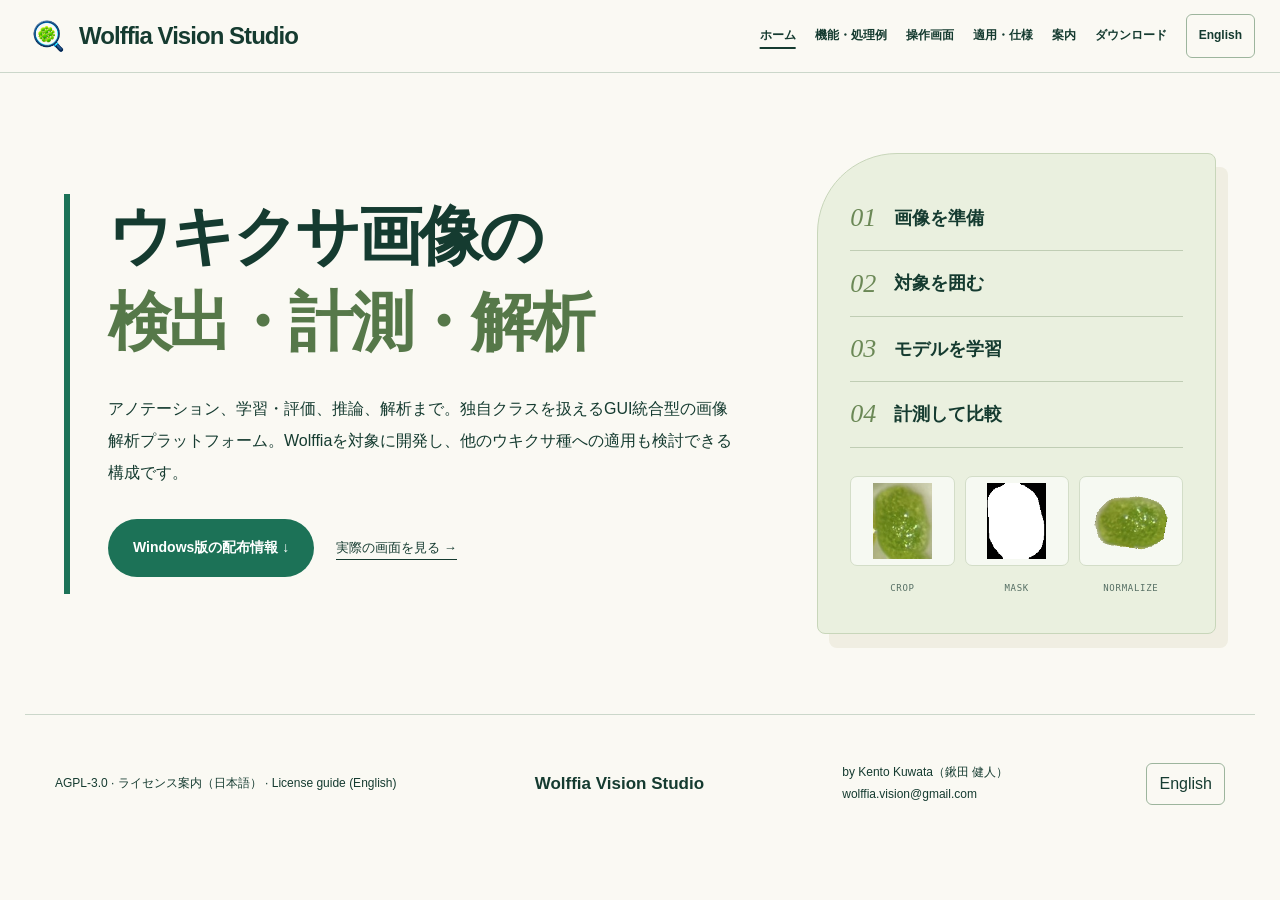
<file: index.html>
<!doctype html><html lang="ja"><head><meta charset="utf-8"><meta name="viewport" content="width=device-width,initial-scale=1"><title>Wolffia Vision Studio | アノテーションから学習・画像解析まで</title><meta name="description" content="アノテーション、学習・評価、推論、解析まで。独自クラスを扱えるGUI統合型の画像解析プラットフォーム。Wolffiaを対象に開発し、他のウキクサ種への適用も検討できる構成です。"><meta property="og:type" content="website"><meta property="og:title" content="Wolffia Vision Studio | アノテーションから学習・画像解析まで"><meta property="og:description" content="アノテーション、学習・評価、推論、解析まで。独自クラスを扱えるGUI統合型の画像解析プラットフォーム。Wolffiaを対象に開発し、他のウキクサ種への適用も検討できる構成です。"><meta name="twitter:card" content="summary"><link rel="icon" type="image/png" href="assets/icon.png"><link rel="shortcut icon" type="image/png" href="assets/icon.png"><link rel="stylesheet" href="style.css"><link rel="stylesheet" href="enhancements.css"><link rel="stylesheet" href="editorial.css"><style>#dataset-request p{max-width:78ch}#dataset-request li{margin:.4em 0}.brand{min-width:0}.brand>span{overflow-wrap:normal}@media(max-width:480px){header .brand{font-size:17px;max-width:75%}}</style><style>.download>div:first-child{display:flex;flex-direction:column;min-width:0}.download>div:first-child>.release-warning{margin-top:auto;border:1px solid #91b99a;border-radius:12px;padding:18px;background:#ffffff0d;color:#f3f6df}.release-warning h3{font-size:1.15rem;margin:0 0 10px}.release-warning p{font-size:.82rem;line-height:1.75;margin:0 0 12px}.release-warning a{text-decoration:underline;font-weight:700;color:#eef6bd}.screenshot-crop{aspect-ratio:auto!important}.screenshot-crop img{transform:none!important;object-fit:contain!important}.lightbox-crop img{transform:none!important}@media(max-width:800px){.download>div:first-child>.release-warning{margin-top:28px}}</style><meta property="og:site_name" content="Wolffia Vision Studio"><link rel="canonical" href="https://wolffiavision-code.github.io/"><link rel="alternate" hreflang="ja" href="https://wolffiavision-code.github.io/"><link rel="alternate" hreflang="en" href="https://wolffiavision-code.github.io/en/"><link rel="alternate" hreflang="x-default" href="https://wolffiavision-code.github.io/"><meta property="og:url" content="https://wolffiavision-code.github.io/"><meta property="og:image" content="https://wolffiavision-code.github.io/assets/icon.png"><script type="application/ld+json">{"@context":"https://schema.org","@type":"WebSite","name":"Wolffia Vision Studio","alternateName":"Wolffia Vision","url":"https://wolffiavision-code.github.io/","inLanguage":["ja","en"]}</script></head><body><a class="skip" href="#main">本文へ移動</a><header><a class="brand" href="#page-home" data-route="home"><img src="assets/icon.png" width="44" height="44" alt=""><span>Wolffia Vision Studio</span></a><button class="menu-toggle" aria-expanded="false" aria-controls="main-nav">メニュー ☰</button><nav id="main-nav" aria-label="メインナビゲーション"><a href="#page-home" data-route="home">ホーム</a><a href="#page-workflow" data-route="workflow">機能・処理例</a><a href="#page-interface" data-route="interface">操作画面</a><a href="#page-adapt" data-route="adapt">適用・仕様</a><a href="#page-guide" data-route="guide">案内</a><a href="#page-download" data-route="download">ダウンロード</a><a class="language-link" href="en/" hreflang="en">English</a></nav></header><main id="main"><section class="hero" data-page="home"><div class="hero-copy"><h1>ウキクサ画像の<br><em>検出・計測・解析</em></h1><p class="lead">アノテーション、学習・評価、推論、解析まで。独自クラスを扱えるGUI統合型の画像解析プラットフォーム。Wolffiaを対象に開発し、他のウキクサ種への適用も検討できる構成です。</p><div class="actions"><a class="primary" href="#page-download" data-route="download">Windows版の配布情報 ↓</a><a class="text-link" href="#page-interface" data-route="interface">実際の画面を見る →</a></div><p class="subtle">Version 1.0.0 · 日本語 / English · PC上で画像処理</p></div><aside class="workflow-panel" aria-label="Workflow"><ol><li><span>01</span><strong>画像を準備</strong></li><li><span>02</span><strong>対象を囲む</strong></li><li><span>03</span><strong>モデルを学習</strong></li><li><span>04</span><strong>計測して比較</strong></li></ol><div class="workflow-specimens"><figure><img src="assets/workflow/crop.jpg" alt="CROP"><figcaption>CROP</figcaption></figure><figure><img src="assets/workflow/mask.png" alt="MASK"><figcaption>MASK</figcaption></figure><figure><img src="assets/workflow/normalized.png" alt="NORMALIZE"><figcaption>NORMALIZE</figcaption></figure></div><p class="specimen-caption">保存済みの同一個体による処理例</p></aside></section><section class="intro" id="workflow" data-page="workflow"><h2>データ作成から<br><em>画像解析まで</em></h2><div class="steps"><article><span class="step-number">01</span><h3>データを作る</h3><p>矩形・マスクの編集、モデル補助、クラス均等型の画像拡張、均等／ランダム分割。</p></article><article><span class="step-number">02</span><h3>モデルを学習する</h3><p>YOLO、SegFormer、LRASPP-MobileNetの学習・追加学習。学習曲線、指標の傾き、検証結果とtest評価。</p></article><article><span class="step-number">03</span><h3>個体を取り出す</h3><p>静止画・連続推論、個体切り抜き、二値マスク、RGBA画像、向き補正。</p></article><article><span class="step-number">04</span><h3>特徴量を計測する</h3><p>面積・長短径・真円度などの計測、CSV、集団分布HTML、形状分別、図表作成。</p></article></div></section><section class="intro example" id="example" data-page="workflow"><h2>検出から特徴量まで：同じ個体を追う</h2><p>保存済みの実行結果を使い、枠Aの個体がどのように処理されるかを示します。</p><div class="example-grid"><figure><h3>01 元画像と検出枠</h3><div class="example-image"><svg viewBox="0 0 1108 1477" role="img" aria-label="元画像の選択した検出枠A"><image href="assets/workflow/original.jpg" width="1108" height="1477"/><rect x="610" y="539" width="102" height="130" fill="none" stroke="#ffda56" stroke-width="8"/><rect x="610" y="486" width="54" height="48" fill="#ffda56"/><text x="622" y="523" font-size="38" font-weight="bold" fill="#18352b">A</text></svg></div><figcaption>保存済み検出座標から、対象Aの枠だけを重ねて表示。</figcaption></figure><figure><h3>02 個体の切り出し</h3><div class="example-image"><img src="assets/workflow/crop.jpg" alt="枠Aから切り出した個体" width="102" height="130" loading="lazy"></div><figcaption>Aの範囲を切り出した保存画像。以降も同じ個体です。</figcaption></figure><figure><h3>03 対象領域の抽出</h3><div class="example-image"><div class="mask-pair"><img src="assets/workflow/overlay.jpg" alt="赤色で示す抽出領域" loading="lazy"><img src="assets/workflow/mask.png" alt="白が対象、黒が背景の二値マスク" loading="lazy"></div></div><figcaption>赤色の重ね合わせと二値マスク。白い領域が計測対象です。</figcaption></figure><figure><h3>04 向き補正と背景除去</h3><div class="example-image"><img src="assets/workflow/normalized.png" alt="長軸を水平にした背景透過画像" width="163" height="141" loading="lazy"></div><figcaption>約79.5°回転し、長軸を水平に。保存済みRGBA画像を表示。</figcaption></figure></div><div class="measurement"><h3>05 特徴量の抽出</h3><p>向き補正後のマスクから得た、保存済みCSVの値です。</p><dl><div><dt>面積</dt><dd>10,607 px²</dd></div><div><dt>楕円の長径</dt><dd>136.82 px</dd></div><div><dt>楕円の短径</dt><dd>97.81 px</dd></div><div><dt>長径／短径</dt><dd>1.399</dd></div><div><dt>真円度</dt><dd>0.765</dd></div></dl><p class="fine">長径・短径は近似楕円の直径です。pxは画素単位で、mmなどへの換算には撮影倍率に対応した校正が必要です。真円度は1に近いほど円形に近い指標です。</p></div><details><summary>処理段階の対応関係</summary><p>同じ検出対象を、切り抜き対応表と内部の個体IDで各処理段階へ対応付けています。</p><p>保存済みの処理例であり、1.0.0の精度ベンチマークではありません。</p></details></section><section class="intro feature-tools" id="annotation-training" data-page="workflow"><h2>アノテーションと学習の機能</h2><div class="hero-tools" aria-label="アノテーションと学習の機能例"><article class="tool-preview annotation-preview"><div class="tool-bar"><strong>アノテーション</strong></div><div class="annotation-layout"><div class="annotation-canvas"><svg viewBox="0 0 1108 1477" role="img" aria-label="提供されたラベルを重ねたアノテーション例"><image href="assets/annotation-example.png" width="1108" height="1477"/><rect x="422.7" y="964.2" width="119.0" height="82.2" fill="none" stroke="#9453c9" stroke-width="4"/><rect x="357.1" y="645.7" width="105.9" height="111.3" fill="none" stroke="#9453c9" stroke-width="4"/><rect x="628.2" y="905.5" width="109.9" height="127.1" fill="none" stroke="#9453c9" stroke-width="4"/><rect x="543.5" y="928.0" width="90.5" height="107.0" fill="none" stroke="#9453c9" stroke-width="4"/><rect x="593.1" y="596.5" width="86.4" height="111.8" fill="none" stroke="#9453c9" stroke-width="4"/><rect x="461.4" y="668.3" width="120.9" height="84.3" fill="none" stroke="#9453c9" stroke-width="4"/><rect x="680.2" y="726.3" width="107.9" height="99.4" fill="none" stroke="#9453c9" stroke-width="4"/><rect x="715.1" y="980.2" width="81.7" height="124.7" fill="none" stroke="#9453c9" stroke-width="4"/><rect x="806.8" y="819.4" width="120.5" height="77.7" fill="none" stroke="#9453c9" stroke-width="4"/><rect x="725.5" y="1095.6" width="120.4" height="116.6" fill="none" stroke="#9453c9" stroke-width="4"/><rect x="681.8" y="513.7" width="117.5" height="95.8" fill="none" stroke="#9453c9" stroke-width="4"/><rect x="925.0" y="865.7" width="107.7" height="118.5" fill="none" stroke="#9453c9" stroke-width="4"/><rect x="698.0" y="604.5" width="121.9" height="90.4" fill="none" stroke="#9453c9" stroke-width="4"/><rect x="640.0" y="1055.8" width="105.6" height="102.3" fill="none" stroke="#9453c9" stroke-width="4"/><rect x="772.7" y="740.0" width="112.5" height="100.7" fill="none" stroke="#9453c9" stroke-width="4"/><rect x="514.6" y="850.2" width="101.4" height="98.3" fill="none" stroke="#9453c9" stroke-width="4"/><rect x="747.2" y="445.1" width="101.1" height="114.4" fill="none" stroke="#9453c9" stroke-width="4"/><rect x="778.7" y="954.1" width="115.8" height="99.1" fill="none" stroke="#9453c9" stroke-width="4"/><rect x="582.3" y="535.6" width="54.1" height="48.9" fill="none" stroke="#d44747" stroke-width="4"/><rect x="743.5" y="818.4" width="48.5" height="45.6" fill="none" stroke="#008864" stroke-width="4"/><rect x="753.7" y="935.5" width="45.9" height="46.3" fill="none" stroke="#008864" stroke-width="4"/><rect x="762.6" y="856.1" width="50.8" height="44.0" fill="none" stroke="#008864" stroke-width="4"/><rect x="769.4" y="704.9" width="47.6" height="43.9" fill="none" stroke="#008864" stroke-width="4"/><rect x="788.6" y="577.4" width="61.1" height="52.0" fill="none" stroke="#008864" stroke-width="4"/><rect x="455.2" y="911.8" width="49.2" height="48.2" fill="none" stroke="#008864" stroke-width="4"/><rect x="255.5" y="768.7" width="40.1" height="41.0" fill="none" stroke="#008864" stroke-width="4"/><rect x="806.8" y="895.8" width="118.9" height="79.0" fill="none" stroke="#9453c9" stroke-width="4"/><rect x="692.1" y="1178.3" width="52.2" height="51.3" fill="none" stroke="#008864" stroke-width="4"/><rect x="607.8" y="888.8" width="44.7" height="48.5" fill="none" stroke="#008864" stroke-width="4"/><rect x="498.9" y="934.1" width="45.5" height="43.1" fill="none" stroke="#008864" stroke-width="4"/><rect x="767.8" y="898.6" width="43.4" height="43.6" fill="none" stroke="#008864" stroke-width="4"/><rect x="286.5" y="722.6" width="124.8" height="89.7" fill="none" stroke="#9453c9" stroke-width="4"/><rect x="646.5" y="674.0" width="112.6" height="71.2" fill="none" stroke="#008864" stroke-width="4"/><rect x="814.8" y="544.1" width="44.4" height="42.7" fill="none" stroke="#008864" stroke-width="4"/><rect x="439.3" y="731.7" width="39.2" height="38.1" fill="none" stroke="#008864" stroke-width="4"/><rect x="361.3" y="799.8" width="36.4" height="30.7" fill="none" stroke="#008864" stroke-width="4"/><rect x="676.7" y="603.4" width="28.0" height="34.7" fill="none" stroke="#008864" stroke-width="4"/><rect x="925.0" y="849.0" width="33.7" height="32.2" fill="none" stroke="#008864" stroke-width="4"/><rect x="267.6" y="644.4" width="92.3" height="106.4" fill="none" stroke="#008864" stroke-width="4"/><rect x="267.5" y="644.8" width="92.3" height="105.9" fill="none" stroke="#9453c9" stroke-width="4"/><rect x="193.5" y="639.2" width="81.9" height="125.3" fill="none" stroke="#008864" stroke-width="4"/><rect x="378.1" y="818.3" width="85.9" height="84.6" fill="none" stroke="#9453c9" stroke-width="4"/><rect x="458.7" y="803.8" width="91.2" height="107.1" fill="none" stroke="#9453c9" stroke-width="4"/><rect x="513.0" y="576.4" width="107.1" height="97.8" fill="none" stroke="#9453c9" stroke-width="4"/></svg><span class="cursor-cross">＋</span></div><ul class="annotation-list"><li><i style="background:#008864"></i>0 vegetative <b>19</b></li><li><i style="background:#9453c9"></i>1 flowering <b>24</b></li><li><i style="background:#d44747"></i>2 dead <b>1</b></li></ul></div><p>提供された矩形ラベルをクラス色で表示。<br>Cキーを押すと、次に新しく作る矩形のクラスIDを循環できます。<br>既存矩形は一覧からクラスを変更できます。<br>全画像への補助ラベリングは1画像ずつ保存します。</p></article><article class="tool-preview training-preview"><div class="tool-bar"><strong>学習状況</strong></div><div class="metric-pills"><b>train loss</b><span>val loss</span><span>precision</span><span>recall</span><span>mAP</span></div><svg class="training-chart" viewBox="0 0 460 220" role="img" aria-label="学習曲線の表示例。実測値ではありません"><path d="M48 20V180H438" fill="none" stroke="#9cae9f"/><path d="M48 46 C110 73 140 88 190 112 S300 151 438 166" fill="none" stroke="#246e49" stroke-width="5"/><path d="M48 59 C105 76 145 99 196 119 S307 145 438 157" fill="none" stroke="#de8d35" stroke-width="5" stroke-dasharray="10 7"/><g fill="#607565" font-size="12"><text x="52" y="207">epoch 1</text><text x="382" y="207">epoch N</text></g></svg><div class="chart-key"><span><i class="train-line"></i>train</span><span><i class="val-line"></i>validation</span></div><p>GUIで学習ログと曲線を確認。Early stopping、optimizer、学習条件を設定できます。図は表示構成の例で、性能値ではありません。</p></article></div></section><section class="screens" id="screens" data-page="interface"><h2>操作画面</h2><p>実際の1.0.0画面です。クリックで拡大できます。ホーム、スペース選択、YOLO操作を掲載し、アノテーションと学習の操作例は機能ページで確認できます。</p><div class="gallery"><figure class="gallery-card"><button class="zoom" data-full="assets/home.png" aria-label="ホーム — 画像を拡大"><span class="screenshot-crop"><img src="assets/home.png" alt="4つのスペースを選ぶ実際のホーム画面。" loading="lazy" width="1570" height="1002"></span><span>ホーム ↗</span></button></figure><figure class="gallery-card"><button class="zoom" data-full="assets/workspace.png" aria-label="推論スペース — 画像を拡大"><span class="screenshot-crop"><img src="assets/workspace.png" alt="推論・処理スペースの作業選択。" loading="lazy" width="1570" height="1002"></span><span>推論スペース ↗</span></button></figure><figure class="gallery-card"><button class="zoom" data-full="assets/yolo.png" aria-label="YOLO操作 — 画像を拡大"><span class="screenshot-crop"><img src="assets/yolo.png" alt="入力・条件・表示領域。精度評価や結果例ではありません。" loading="lazy" width="1570" height="1002"></span><span>YOLO操作 ↗</span></button></figure></div></section><section class="chart-feature intro" id="charts" data-page="workflow"><div><h2>CSVから、<br><em>図と表へ。</em></h2><p>複数ファイルを追加して、列とグループを選択。分布や関係を同じ画面で確認し、図・表・HTMLに保存できます。</p></div><div class="chart-options"><article><span>01</span><h3>分布を見る</h3><p>ヒストグラム・密度曲線・累積分布・箱ひげ図・個体値</p></article><article><span>02</span><h3>関係を見る</h3><p>散布図・傾向線・対数軸・相関ヒートマップ</p></article><article><span>03</span><h3>値をまとめる</h3><p>平均±標準偏差・基本統計量の表</p></article></div></section><section class="intro" id="custom" data-page="adapt"><h2>対象に合わせたクラス設定と追加学習</h2><p>YOLOではクラス名と矩形ラベルを定義し、ご自身の画像で学習できます。標準例はvegetative（栄養個体）、flowering（開花個体）、dead（枯死個体）です。</p><pre class="yaml"><code>nc: 3
names:
  - vegetative
  - flowering
  - dead</code></pre><p class="notice">YAMLを変更するだけで、新クラスを既存モデルが識別するわけではありません。<br>新クラスの教師データと学習が必要です。<br>推論YAMLのクラスIDと順序をモデルに一致させてください。<br>全組合せの自動整合性検査はありません。</p><h3>GUI Fine-Tuning</h3><p>既存重みから、種・系統、倍率、照明、背景などの違いへの適応を試せます。<br>更新が精度向上を保証するものではありません。<br>学習に使わないtest画像で評価してください。<br>領域分割は対象／背景の二値処理で、多クラスマスク学習ではありません。</p><div class="scope"><article><h3>実装・動作確認</h3><p>GUI構築、データ準備、開発PC上でのEXE自己テストを確認。独立した精度評価や別PCの全機能検証とは異なります。</p></article><article><h3>他のウキクサ種への適用</h3><p>Wolffiella、Lemna、Spirodela、Landoltiaなどでも、対象に合わせた教師画像とモデルを用意することで、同じ検出・領域抽出・計測の流れを利用できる可能性があります。<br>既存モデルのそのままの適用や分類精度は未検証です。</p></article><article><h3>検証範囲</h3><p>Windows x64配布物と主要ワークフローを確認。対象種・撮影条件ごとの精度は、利用者の独立testデータで評価してください。</p></article></div></section><section class="intro" id="spec" data-page="adapt"><h2>対応範囲と技術仕様</h2><div class="table-wrap" tabindex="0" role="region" aria-label="Specifications"><table><thead><tr><th>項目</th><th>確認できる内容</th></tr></thead><tbody><tr><th scope="row">OS・実行環境</th><td>Windows x64向けEXEを作成。開発PCでEXEの起動・自己テストを確認。Windows各版・Python未導入PCの動作は未確認。</td></tr><tr><th scope="row">CPU / GPU</th><td>CPUまたは対応するNVIDIA GPUを選択。開発ビルドはPyTorch 2.12.1+cu126。推奨RAM・VRAM、対応ドライバー下限は未確定。</td></tr><tr><th scope="row">保存容量</th><td>セットアップの容量は下の配布情報を参照してください。展開先にも空き容量が必要です。モデル・出力・学習に別途容量が必要。</td></tr><tr><th scope="row">入力画像</th><td>JPG/JPEG、PNG、BMP、TIFF、WEBP。HEIC/HEIFは追加デコーダーに依存。配布EXEでの全形式検証は未完了。</td></tr><tr><th scope="row">アノテーション</th><td>YOLO: imagesとlabels、同名TXT（class_id, x_center, y_center, width, height。座標は0〜1）。マスク: imagesとmasks、同名PNG。</td></tr><tr><th scope="row">モデル</th><td>YOLOの.pt、アプリ対応のSegFormer-B0 / LRASPP-MobileNetV3チェックポイント。任意の他アーキテクチャの重みは非対応。</td></tr><tr><th scope="row">出力</th><td>検出画像・個体画像、マスク、Original / Overlay / Mask / RGBAモンタージュ、normalize画像、CSV、NPZ、JSON、分布HTML。ワークごとに異なります。</td></tr><tr><th scope="row">評価</th><td>YOLO: TP、FP、FN、WC（クラス誤り）、precision、recall、F1、誤判定率、混同行列。誤判定率=(FP+FN+WC)/(TP+FP+FN+WC)。学習時のmAP等とtestワークの指標は別です。公開済み精度ベンチマークはありません。</td></tr><tr><th scope="row">処理と通信</th><td>画像処理はPC内で実行。モデル取得等は外部通信を伴います。依存ライブラリの全通信は監査していません。このWebサイトに画像アップロード機能はありません。</td></tr><tr><th scope="row">形状分別</th><td>MF:母個体候補、DF:娘個体候補、Edge:見切れ・非楕円形の候補。最新ソースはPCA・1〜3群の比較・楕円一致度を用い、画像別の根拠HTMLを出力。生物学的同定ではありません。</td></tr></tbody></table></div><h3>連続推論と元画像への再配置</h3>
<p>動画ファイルとカメラ入力を使えます。写真モードでは任意のタイミングで取得・推論し、原本とフィルター適用後を別に保存します。個体の透過画像は元画像上の位置に戻し、全体の背景除去画像として保存できます。</p>
<h3>実寸換算と画像単位の集計</h3>
<p>静止画推論のバッチはYOLOとマスクで別に設定できます。撮影条件に対応するmm/pxを指定すると、YOLOの矩形寸法・面積を実寸で併記します。背景除去の集計は画像ごとのマスク面積とクラス別個体数を出力します。CSV作図では画像・フォルダを横軸に選べます。</p></section><section class="intro" id="guide" data-page="guide"><h2>使い始めるために</h2><ol class="instructions"><li><h3>配布情報を確認</h3><p>ダウンロード欄で版、容量、SHA-256を確認します。取得後も同じハッシュであることを照合してください。</p></li><li><h3>セットアップと起動</h3><p>Setup.exeを実行し保存先を選択。スタートメニューから日本語版／English版を開きます。</p></li><li><h3>サンプルで確認</h3><p>「推論・処理」→「YOLO」で画像・モデル・対応YAMLを選択し実行。元画像と結果を確認します。</p></li></ol><p>更新前にプリセット・追加モデル・結果をバックアップし、変更履歴を確認してください。更新後は既知のサンプルで再確認します。</p></section><section class="download" id="download" data-page="download"><div><h2>Windows版を試す</h2><p>初回リリース · 1.0.0</p><p>PC上で画像を処理するWindowsアプリです。</p><aside class="release-warning"><h3>⚠ Windowsの保護警告について</h3><p>この配布物はコード署名なしです。Windowsの保護警告が表示されることがあります。公式配布元とSHA-256を確認し、検査後に信頼できると判断した場合のみ「詳細情報」→「実行」を選択してください。脅威検出やハッシュ不一致の場合は実行しないでください。保護の無効化・除外設定は不要です。管理ポリシー等で実行不可の場合は管理者へ相談してください。</p><a href="WARNINGS_JA.txt">詳しい注意事項</a></aside></div><div class="download-card"><span class="release-label">初回リリース</span><h3>Wolffia Vision Studio</h3><a id="download-link" class="primary" hidden>セットアップを取得 ↓</a><button id="download-pending" class="primary" disabled>配布情報を確認できません</button><p id="release-reason">配布情報を読み込んでいます。</p><a id="source-link" class="text-link" hidden>ソースコード ↗</a><dl id="release-details"></dl><p id="release-hash" class="fine"></p><p class="fine">コード署名なし。動作確認の範囲は配布ファイルの説明をご覧ください。</p><details id="update-guide"><summary>初回導入・差分更新</summary>
<p>初めて使う場合はフルセットアップを実行します。古い1.0.0を使っている場合は、対応する差分セットアップを取得し、作業を保存してアプリを閉じてから実行します。</p>
<p>差分は対応する旧ビルドにだけ適用できます。セットアップで現在のインストール先を指定してください。適合しない場合はフル版を使用します。更新対応版は、起動時または「更新を確認」で新しいビルドを確認します。取得・実行は任意です。</p>
<div id="patch-list"><p>差分の公開情報を確認中です。</p></div></details></div></section><section class="intro" id="dataset-request" data-page="guide"><h2>教師画像の利用申請</h2><p>教師画像とは、AIに対象の位置や領域を学習させるための画像です。学習には、画像と対になる正解データ（アノテーション）を使います。</p><ul><li>YOLO：画像と、個体を囲む矩形・クラスIDのラベル。</li><li>領域抽出：画像と、個体と背景を区別するマスク。</li></ul><p>このフォームは、Wolffia画像を対象とする教師データの利用申請です。必要な用途とデータ形式をお知らせください。</p><p>提供できる画像・ラベル・マスクの範囲と利用条件は、申請後に個別に確認します。すべての形式や対象種のデータ提供を保証するものではありません。</p><p>アプリの利用自体に申請は不要です。自分で用意した画像とアノテーションでも学習できます。YOLOではクラス名とIDの対応をYAMLに保存します。</p><p>申請フォームから送信します。承認後、取得先とパスワードを個別に案内します。</p><a class="primary" id="external-form" hidden rel="noopener" target="_blank">申請フォームを開く ↗</a><p id="form-pending">フォーム設定を読み込めませんでした。READMEの連絡先をご利用ください。</p></section><section class="faq" id="docs" data-page="guide"><h2>利用案内・FAQ</h2><p>このページには<a href="README.md">日本語README</a>、<a href="README_EN.md">English README</a>、警告・ライセンス案内を掲載しています。検索登録は<a href="SEARCH_CONSOLE_SETUP_JA.md">Search Console設定手順</a>を参照してください。</p><details><summary>プログラミング知識は必要ですか？</summary><p>通常の操作はGUIで行えます。環境導入、モデルやデータの準備、不具合調査には技術的な対応が必要な場合があります。</p></details><details><summary>GPUがなくても使えますか？</summary><p>CPUを選択できます。処理時間はモデル・画像サイズ・環境によって異なり、速度の保証値はありません。</p></details><details><summary>独自画像で学習・クラス追加はできますか？</summary><p>YOLOでは対応するクラス名・矩形ラベル・学習データを準備して学習できます。YAMLの変更だけでは不十分です。マスクは現在二値処理です。</p></details><details><summary>Wolffia以外で使えますか？</summary><p>適用できる可能性があります。<br>対象種の画像に矩形やマスクを付け、YOLOではデータの場所・クラス名をYAMLで設定し、学習・追加学習を行ってください。<br>撮影条件や根・葉状体の扱いも定義し、別のテスト画像で確認します。<br>YAMLの書換えだけではモデルは新しい種やクラスを学びません。</p></details><details><summary>保存先はどこですか？</summary><p>各ワークの出力欄で指定するローカルフォルダです。<br>通常の推論・解析はoutput/practice/run_日時にまとめ、01_yolo、02_crops、03_segmentation、04_features&analysisへ処理段階別に保存します。<br>学習ログとdata.yamlは各finetuneフォルダ内、test結果はweightsの外側となる同じ学習フォルダ直下へ保存できます。<br>出力の生成は正確さの保証ではありません。</p></details><details><summary>MFとEdgeはどう区別しますか？</summary><p>細長さだけでは区別せず、最新ソースはマスクと完全な近似楕円の一致度を利用します。マスク誤りでも一致度は下がるため、候補画像と根拠を確認してください。</p></details></section><section class="intro" id="about" data-page="guide"><h2>開発者・ライセンス</h2><p>開発: Kento Kuwata（鍬田 健人）。Wolffiaの画像解析を目的に開発したWindowsアプリケーションです。</p><h3>ソフトウェア・モデル・画像を区別</h3><p>アプリソースはAGPL-3.0として用意しています。<br>第三者ライブラリはそれぞれのライセンスに従います。<br>モデル・サンプル・教師画像の条件は別途確認が必要です。<br>ソフトウェアのライセンスから重みや画像の条件を推定しないでください。</p><h3>他のウキクサの画像処理技術</h3><p>ウキクサや植物の画像処理に関する技術です。対象とする処理や使い方は、それぞれの公開ページで確認できます。</p><ul><li><a href="https://github.com/SamOliveiraLab/Deepweed">Deepweed ↗</a> — ウキクサの領域分割・追跡・成長解析。</li><li><a href="https://github.com/danforthcenter/plantcv">PlantCV ↗</a> — 植物画像の表現型解析。</li></ul><h3>GitHub</h3><p>README・ライセンス・配布情報を確認できます。不具合はIssuesから報告できます。画像やログを添付するときは、個人情報が含まれていないか確認してください。</p><p><a href="https://github.com/wolffiavision-code">GitHubページ</a> · <a href="https://github.com/wolffiavision-code/wolffiavision-code.github.io/releases">Releases</a> · <a href="https://github.com/wolffiavision-code/wolffiavision-code.github.io/issues">Issues</a></p></section><footer><p><a href="LICENSE">AGPL-3.0</a> · <a href="LICENSE_JA.md">ライセンス案内（日本語）</a> · <a href="LICENSE_EN.md">License guide (English)</a></p><div class="brand">Wolffia Vision Studio</div><p>by Kento Kuwata（鍬田 健人）<br><a href="mailto:wolffia.vision@gmail.com">wolffia.vision@gmail.com</a></p><a class="language-link" href="en/">English</a></footer></main><dialog id="lightbox" aria-label="画像を拡大"><button id="close-lightbox">閉じる ×</button><div class="lightbox-crop"><img id="lightbox-image" alt=""></div><p id="lightbox-caption"></p></dialog><script src="app.js" defer></script><script>fetch('form-config.json').then(r=>r.json()).then(c=>{if(!c.form_url)return;const u=new URL(c.form_url);if(u.protocol!=='https:'||u.username||u.password)return;if(!['forms.gle','docs.google.com','script.google.com'].includes(u.hostname))return;const a=document.querySelector('#external-form');a.href=u.href;a.hidden=false;document.querySelector('#form-pending').hidden=true;}).catch(()=>{});</script></body></html>
</file>
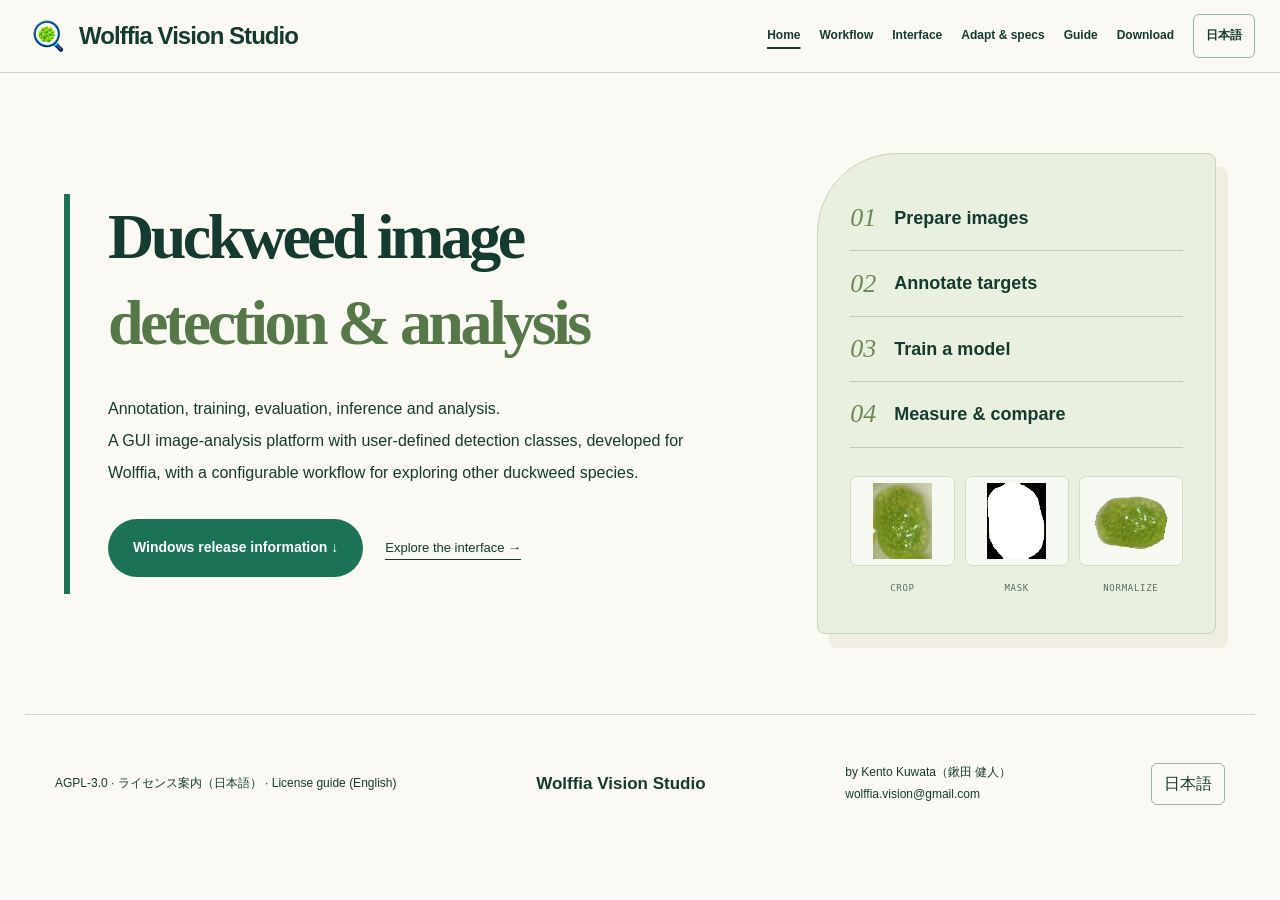
<file: en/index.html>
<!doctype html><html lang="en"><head><meta charset="utf-8"><meta name="viewport" content="width=device-width,initial-scale=1"><title>Wolffia Vision Studio | Annotation, fine-tuning and image analysis</title><meta name="description" content="Annotation, training, evaluation, inference and analysis. A GUI image-analysis platform with user-defined detection classes, developed for Wolffia, with a configurable workflow for exploring other duckweed species."><meta property="og:type" content="website"><meta property="og:title" content="Wolffia Vision Studio | Annotation, fine-tuning and image analysis"><meta property="og:description" content="Annotation, training, evaluation, inference and analysis. A GUI image-analysis platform with user-defined detection classes, developed for Wolffia, with a configurable workflow for exploring other duckweed species."><meta name="twitter:card" content="summary"><link rel="icon" href="../assets/icon.png"><link rel="stylesheet" href="../style.css"><link rel="stylesheet" href="../enhancements.css"><link rel="stylesheet" href="../editorial.css"><style>#dataset-request p{max-width:78ch}#dataset-request li{margin:.4em 0}.brand{min-width:0}.brand>span{overflow-wrap:normal}@media(max-width:480px){header .brand{font-size:17px;max-width:75%}}</style><style>.download>div:first-child{display:flex;flex-direction:column;min-width:0}.download>div:first-child>.release-warning{margin-top:auto;border:1px solid #91b99a;border-radius:12px;padding:18px;background:#ffffff0d;color:#f3f6df}.release-warning h3{font-size:1.15rem;margin:0 0 10px}.release-warning p{font-size:.82rem;line-height:1.75;margin:0 0 12px}.release-warning a{text-decoration:underline;font-weight:700;color:#eef6bd}.screenshot-crop{aspect-ratio:auto!important}.screenshot-crop img{transform:none!important;object-fit:contain!important}.lightbox-crop img{transform:none!important}@media(max-width:800px){.download>div:first-child>.release-warning{margin-top:28px}}</style><meta property="og:site_name" content="Wolffia Vision Studio"><link rel="canonical" href="https://wolffiavision-code.github.io/en/"><link rel="alternate" hreflang="ja" href="https://wolffiavision-code.github.io/"><link rel="alternate" hreflang="en" href="https://wolffiavision-code.github.io/en/"><link rel="alternate" hreflang="x-default" href="https://wolffiavision-code.github.io/"><meta property="og:url" content="https://wolffiavision-code.github.io/en/"><meta property="og:image" content="https://wolffiavision-code.github.io/assets/icon.png"></head><body><a class="skip" href="#main">Skip to content</a><header><a class="brand" href="#page-home" data-route="home"><img src="../assets/icon.png" width="44" height="44" alt=""><span>Wolffia Vision Studio</span></a><button class="menu-toggle" aria-expanded="false" aria-controls="main-nav">Menu ☰</button><nav id="main-nav" aria-label="Main navigation"><a href="#page-home" data-route="home">Home</a><a href="#page-workflow" data-route="workflow">Workflow</a><a href="#page-interface" data-route="interface">Interface</a><a href="#page-adapt" data-route="adapt">Adapt & specs</a><a href="#page-guide" data-route="guide">Guide</a><a href="#page-download" data-route="download">Download</a><a class="language-link" href="../" hreflang="ja">日本語</a></nav></header><main id="main"><section class="hero" data-page="home"><div class="hero-copy"><h1>Duckweed image<br><em>detection & analysis</em></h1><p class="lead">Annotation, training, evaluation, inference and analysis.<br>A GUI image-analysis platform with user-defined detection classes, developed for Wolffia, with a configurable workflow for exploring other duckweed species.</p><div class="actions"><a class="primary" href="#page-download" data-route="download">Windows release information ↓</a><a class="text-link" href="#page-interface" data-route="interface">Explore the interface →</a></div><p class="subtle">Version 1.0.0 · 日本語 / English · Local image processing</p></div><aside class="workflow-panel" aria-label="Workflow"><ol><li><span>01</span><strong>Prepare images</strong></li><li><span>02</span><strong>Annotate targets</strong></li><li><span>03</span><strong>Train a model</strong></li><li><span>04</span><strong>Measure & compare</strong></li></ol><div class="workflow-specimens"><figure><img src="../assets/workflow/crop.jpg" alt="CROP"><figcaption>CROP</figcaption></figure><figure><img src="../assets/workflow/mask.png" alt="MASK"><figcaption>MASK</figcaption></figure><figure><img src="../assets/workflow/normalized.png" alt="NORMALIZE"><figcaption>NORMALIZE</figcaption></figure></div><p class="specimen-caption">Saved processing stages of the same individual</p></aside></section><section class="intro" id="workflow" data-page="workflow"><h2>From datasets<br><em>to image analysis</em></h2><div class="steps"><article><span class="step-number">01</span><h3>Prepare data</h3><p>Box/mask annotation, model assistance, class-balancing augmentation and balanced/random splits.</p></article><article><span class="step-number">02</span><h3>Train models</h3><p>Train or fine-tune YOLO, SegFormer and LRASPP-MobileNet.<br>Inspect learning curves, metric slopes, validation results and held-out tests.</p></article><article><span class="step-number">03</span><h3>Extract individuals</h3><p>Still-image and continuous inference, crops, binary masks, RGBA images and orientation normalization.</p></article><article><span class="step-number">04</span><h3>Explore traits</h3><p>Area, ellipse axes, circularity, CSV, distribution HTML, shape sorting and charts.</p></article></div></section><section class="intro example" id="example" data-page="workflow"><h2>From detection to measurements: one individual</h2><p>Follow individual A through an existing saved processing run.</p><div class="example-grid"><figure><h3>01 Source & detection</h3><div class="example-image"><svg viewBox="0 0 1108 1477" role="img" aria-label="Selected detection box A in the source image"><image href="../assets/workflow/original.jpg" width="1108" height="1477"/><rect x="610" y="539" width="102" height="130" fill="none" stroke="#ffda56" stroke-width="8"/><rect x="610" y="486" width="54" height="48" fill="#ffda56"/><text x="622" y="523" font-size="38" font-weight="bold" fill="#18352b">A</text></svg></div><figcaption>Only box A is displayed using saved detection coordinates.</figcaption></figure><figure><h3>02 Crop</h3><div class="example-image"><img src="../assets/workflow/crop.jpg" alt="Individual cropped from box A" width="102" height="130" loading="lazy"></div><figcaption>Saved crop of box A. The following stages use this same individual.</figcaption></figure><figure><h3>03 Segmentation</h3><div class="example-image"><div class="mask-pair"><img src="../assets/workflow/overlay.jpg" alt="Extracted region shown in red" loading="lazy"><img src="../assets/workflow/mask.png" alt="Binary mask: white foreground, black background" loading="lazy"></div></div><figcaption>Red overlay and binary mask. The white region defines the measurement target.</figcaption></figure><figure><h3>04 Normalize & isolate</h3><div class="example-image"><img src="../assets/workflow/normalized.png" alt="Transparent cutout with the major axis horizontal" width="163" height="141" loading="lazy"></div><figcaption>Rotated by approximately 79.5° to align the major axis. Saved RGBA output.</figcaption></figure></div><div class="measurement"><h3>05 Feature extraction</h3><p>Values from the saved CSV, measured using the orientation-normalized mask.</p><dl><div><dt>Area</dt><dd>10,607 px²</dd></div><div><dt>Ellipse major axis</dt><dd>136.82 px</dd></div><div><dt>Ellipse minor axis</dt><dd>97.81 px</dd></div><div><dt>Major / minor</dt><dd>1.399</dd></div><div><dt>Circularity</dt><dd>0.765</dd></div></dl><p class="fine">Axes are fitted-ellipse diameters.<br>Values in pixels require image-scale calibration before conversion to physical units.<br>Circularity approaches 1 for a circular shape.</p></div><details><summary>Stage correspondence</summary><p>The same detection is linked across stages by the crop manifest and an internal object ID.</p><p>This is a saved processing example, not a 1.0.0 accuracy benchmark.</p></details></section><section class="intro feature-tools" id="annotation-training" data-page="workflow"><h2>Annotation and training features</h2><div class="hero-tools" aria-label="Annotation and training feature examples"><article class="tool-preview annotation-preview"><div class="tool-bar"><strong>Annotation</strong></div><div class="annotation-layout"><div class="annotation-canvas"><svg viewBox="0 0 1108 1477" role="img" aria-label="Annotation example using the supplied labels"><image href="../assets/annotation-example.png" width="1108" height="1477"/><rect x="422.7" y="964.2" width="119.0" height="82.2" fill="none" stroke="#9453c9" stroke-width="4"/><rect x="357.1" y="645.7" width="105.9" height="111.3" fill="none" stroke="#9453c9" stroke-width="4"/><rect x="628.2" y="905.5" width="109.9" height="127.1" fill="none" stroke="#9453c9" stroke-width="4"/><rect x="543.5" y="928.0" width="90.5" height="107.0" fill="none" stroke="#9453c9" stroke-width="4"/><rect x="593.1" y="596.5" width="86.4" height="111.8" fill="none" stroke="#9453c9" stroke-width="4"/><rect x="461.4" y="668.3" width="120.9" height="84.3" fill="none" stroke="#9453c9" stroke-width="4"/><rect x="680.2" y="726.3" width="107.9" height="99.4" fill="none" stroke="#9453c9" stroke-width="4"/><rect x="715.1" y="980.2" width="81.7" height="124.7" fill="none" stroke="#9453c9" stroke-width="4"/><rect x="806.8" y="819.4" width="120.5" height="77.7" fill="none" stroke="#9453c9" stroke-width="4"/><rect x="725.5" y="1095.6" width="120.4" height="116.6" fill="none" stroke="#9453c9" stroke-width="4"/><rect x="681.8" y="513.7" width="117.5" height="95.8" fill="none" stroke="#9453c9" stroke-width="4"/><rect x="925.0" y="865.7" width="107.7" height="118.5" fill="none" stroke="#9453c9" stroke-width="4"/><rect x="698.0" y="604.5" width="121.9" height="90.4" fill="none" stroke="#9453c9" stroke-width="4"/><rect x="640.0" y="1055.8" width="105.6" height="102.3" fill="none" stroke="#9453c9" stroke-width="4"/><rect x="772.7" y="740.0" width="112.5" height="100.7" fill="none" stroke="#9453c9" stroke-width="4"/><rect x="514.6" y="850.2" width="101.4" height="98.3" fill="none" stroke="#9453c9" stroke-width="4"/><rect x="747.2" y="445.1" width="101.1" height="114.4" fill="none" stroke="#9453c9" stroke-width="4"/><rect x="778.7" y="954.1" width="115.8" height="99.1" fill="none" stroke="#9453c9" stroke-width="4"/><rect x="582.3" y="535.6" width="54.1" height="48.9" fill="none" stroke="#d44747" stroke-width="4"/><rect x="743.5" y="818.4" width="48.5" height="45.6" fill="none" stroke="#008864" stroke-width="4"/><rect x="753.7" y="935.5" width="45.9" height="46.3" fill="none" stroke="#008864" stroke-width="4"/><rect x="762.6" y="856.1" width="50.8" height="44.0" fill="none" stroke="#008864" stroke-width="4"/><rect x="769.4" y="704.9" width="47.6" height="43.9" fill="none" stroke="#008864" stroke-width="4"/><rect x="788.6" y="577.4" width="61.1" height="52.0" fill="none" stroke="#008864" stroke-width="4"/><rect x="455.2" y="911.8" width="49.2" height="48.2" fill="none" stroke="#008864" stroke-width="4"/><rect x="255.5" y="768.7" width="40.1" height="41.0" fill="none" stroke="#008864" stroke-width="4"/><rect x="806.8" y="895.8" width="118.9" height="79.0" fill="none" stroke="#9453c9" stroke-width="4"/><rect x="692.1" y="1178.3" width="52.2" height="51.3" fill="none" stroke="#008864" stroke-width="4"/><rect x="607.8" y="888.8" width="44.7" height="48.5" fill="none" stroke="#008864" stroke-width="4"/><rect x="498.9" y="934.1" width="45.5" height="43.1" fill="none" stroke="#008864" stroke-width="4"/><rect x="767.8" y="898.6" width="43.4" height="43.6" fill="none" stroke="#008864" stroke-width="4"/><rect x="286.5" y="722.6" width="124.8" height="89.7" fill="none" stroke="#9453c9" stroke-width="4"/><rect x="646.5" y="674.0" width="112.6" height="71.2" fill="none" stroke="#008864" stroke-width="4"/><rect x="814.8" y="544.1" width="44.4" height="42.7" fill="none" stroke="#008864" stroke-width="4"/><rect x="439.3" y="731.7" width="39.2" height="38.1" fill="none" stroke="#008864" stroke-width="4"/><rect x="361.3" y="799.8" width="36.4" height="30.7" fill="none" stroke="#008864" stroke-width="4"/><rect x="676.7" y="603.4" width="28.0" height="34.7" fill="none" stroke="#008864" stroke-width="4"/><rect x="925.0" y="849.0" width="33.7" height="32.2" fill="none" stroke="#008864" stroke-width="4"/><rect x="267.6" y="644.4" width="92.3" height="106.4" fill="none" stroke="#008864" stroke-width="4"/><rect x="267.5" y="644.8" width="92.3" height="105.9" fill="none" stroke="#9453c9" stroke-width="4"/><rect x="193.5" y="639.2" width="81.9" height="125.3" fill="none" stroke="#008864" stroke-width="4"/><rect x="378.1" y="818.3" width="85.9" height="84.6" fill="none" stroke="#9453c9" stroke-width="4"/><rect x="458.7" y="803.8" width="91.2" height="107.1" fill="none" stroke="#9453c9" stroke-width="4"/><rect x="513.0" y="576.4" width="107.1" height="97.8" fill="none" stroke="#9453c9" stroke-width="4"/></svg><span class="cursor-cross">＋</span></div><ul class="annotation-list"><li><i style="background:#008864"></i>0 vegetative <b>19</b></li><li><i style="background:#9453c9"></i>1 flowering <b>24</b></li><li><i style="background:#d44747"></i>2 dead <b>1</b></li></ul></div><p>Supplied boxes are shown with class colors.<br>Press C to cycle the class ID for the next newly created box.<br>Existing boxes can be changed from the item list.<br>All-image assistance saves each image incrementally.</p></article><article class="tool-preview training-preview"><div class="tool-bar"><strong>Training progress</strong></div><div class="metric-pills"><b>train loss</b><span>val loss</span><span>precision</span><span>recall</span><span>mAP</span></div><svg class="training-chart" viewBox="0 0 460 220" role="img" aria-label="Illustrative training-curve display; not measured values"><path d="M48 20V180H438" fill="none" stroke="#9cae9f"/><path d="M48 46 C110 73 140 88 190 112 S300 151 438 166" fill="none" stroke="#246e49" stroke-width="5"/><path d="M48 59 C105 76 145 99 196 119 S307 145 438 157" fill="none" stroke="#de8d35" stroke-width="5" stroke-dasharray="10 7"/><g fill="#607565" font-size="12"><text x="52" y="207">epoch 1</text><text x="382" y="207">epoch N</text></g></svg><div class="chart-key"><span><i class="train-line"></i>train</span><span><i class="val-line"></i>validation</span></div><p>Inspect logs and curves in the GUI; configure early stopping, optimizer and training conditions.<br>This diagram shows the interface concept, not performance data.</p></article></div></section><section class="screens" id="screens" data-page="interface"><h2>Application interface</h2><p>Actual 1.0.0 screens.<br>Click to enlarge.<br>Home, workspace selection and YOLO controls are shown here; annotation and training examples are included in the workflow view.</p><div class="gallery"><figure class="gallery-card"><button class="zoom" data-full="../assets/home_en.png" aria-label="Home — Enlarge image"><span class="screenshot-crop"><img src="../assets/home_en.png" alt="Actual home screen with four spaces." loading="lazy" width="1570" height="1002"></span><span>Home ↗</span></button></figure><figure class="gallery-card"><button class="zoom" data-full="../assets/workspace_en.png" aria-label="Inference space — Enlarge image"><span class="screenshot-crop"><img src="../assets/workspace_en.png" alt="Task selection in the inference space." loading="lazy" width="1570" height="1002"></span><span>Inference space ↗</span></button></figure><figure class="gallery-card"><button class="zoom" data-full="../assets/yolo_en.png" aria-label="YOLO controls — Enlarge image"><span class="screenshot-crop"><img src="../assets/yolo_en.png" alt="Input, parameter and display areas, not an accuracy evaluation." loading="lazy" width="1570" height="1002"></span><span>YOLO controls ↗</span></button></figure></div></section><section class="chart-feature intro" id="charts" data-page="workflow"><div><h2>From CSV files<br><em>to charts & tables.</em></h2><p>Add multiple files, choose columns and groups, and explore distributions and relationships.<br>Save figures, tables and a self-contained HTML report.</p></div><div class="chart-options"><article><span>01</span><h3>Distributions</h3><p>Histogram · density · ECDF · box · strip plots</p></article><article><span>02</span><h3>Relationships</h3><p>Scatter · trend line · log axes · correlation heatmap</p></article><article><span>03</span><h3>Summaries</h3><p>Mean ± SD · descriptive statistics</p></article></div></section><section class="intro" id="custom" data-page="adapt"><h2>Custom classes and fine-tuning</h2><p>Define YOLO class names and box labels, then train on your own images.<br>The standard example uses vegetative, flowering and dead.</p><pre class="yaml"><code>nc: 3
names:
  - vegetative
  - flowering
  - dead</code></pre><p class="notice">Changing YAML alone does not teach a model new classes.<br>Annotated data and training are required.<br>Match inference YAML class IDs and their order to the trained model; automatic consistency checking does not cover every combination.</p><h3>GUI Fine-Tuning</h3><p>Adapt existing weights to explore differences in species, strains, magnification, lighting or backgrounds.<br>Updates do not guarantee improved accuracy: evaluate on held-out test data.<br>Current segmentation is binary target/background, not multiclass mask training.</p><div class="scope"><article><h3>Implemented / checked</h3><p>GUI construction, data preparation and frozen self-tests on the development PC have been checked; these do not replace independent accuracy or full cross-PC evaluation.</p></article><article><h3>Applying the workflow to other duckweeds</h3><p>The same detection, segmentation and measurement workflow may be applicable to Wolffiella, Lemna, Spirodela and Landoltia with suitable annotated data and models.<br>Direct transfer of the supplied models and accuracy on these genera are not validated.</p></article><article><h3>Validation scope</h3><p>The Windows x64 package and principal workflows are checked.<br>Evaluate accuracy for each species and imaging condition with independent test data.</p></article></div></section><section class="intro" id="spec" data-page="adapt"><h2>Technical scope and specifications</h2><div class="table-wrap" tabindex="0" role="region" aria-label="Specifications"><table><thead><tr><th>Item</th><th>Verified scope</th></tr></thead><tbody><tr><th scope="row">OS / runtime</th><td>Windows x64 application built and self-tested on the development PC. Other Windows versions and Python-free PCs remain unverified.</td></tr><tr><th scope="row">CPU / GPU</th><td>CPU or compatible NVIDIA CUDA GPU selection. Build: PyTorch 2.12.1+cu126. Recommended RAM/VRAM and minimum driver versions are not established.</td></tr><tr><th scope="row">Storage</th><td>See the release information below for setup size. Allow extra space for installation, models, outputs and training.</td></tr><tr><th scope="row">Input images</th><td>JPG/JPEG, PNG, BMP, TIFF, WEBP. HEIC/HEIF depend on an additional decoder. Full format coverage in the EXE is not verified.</td></tr><tr><th scope="row">Annotation</th><td>YOLO: images and labels, matching TXT names (class_id, x_center, y_center, width, height; coordinates normalized 0–1). Masks: images and masks with matching PNG names.</td></tr><tr><th scope="row">Models</th><td>YOLO .pt and app-compatible SegFormer-B0 / LRASPP-MobileNetV3 checkpoints, not arbitrary architectures.</td></tr><tr><th scope="row">Outputs</th><td>Detection/crop images, masks, Original / Overlay / Mask / RGBA montages, normalize images, CSV, NPZ, JSON and distribution HTML, depending on the task.</td></tr><tr><th scope="row">Evaluation</th><td>YOLO: TP, FP, FN, WC (wrong class), precision, recall, F1, error rate and confusion matrices. Error rate=(FP+FN+WC)/(TP+FP+FN+WC). Training mAP and test-workspace metrics are distinct. No public accuracy benchmark is available.</td></tr><tr><th scope="row">Processing / network</th><td>Image processing runs locally. Model retrieval may use the network; all dependency communication has not been audited. This website has no image-upload feature.</td></tr><tr><th scope="row">Shape sorting</th><td>MF: mother-frond candidate; DF: daughter-frond candidate; Edge: truncated/non-elliptical candidate. Latest source uses PCA, 1–3 groups and ellipse agreement with per-image HTML audits, not biological identification.</td></tr></tbody></table></div><h3>Continuous inference and whole-image reconstruction</h3>
<p>Use a video file or a camera. Photo mode captures and analyzes images on demand, storing original and filtered images separately. Segmented crops can be placed back at their original positions to produce a transparent whole image.</p>
<h3>Physical units and image-level summaries</h3>
<p>Set batch sizes independently for still-image YOLO and mask inference. With a calibrated mm/px scale, YOLO adds physical bounding-box dimensions and area. Mapped summaries report mask area and per-class counts by image. CSV charts can use images or folders as categories on the X axis.</p></section><section class="intro" id="guide" data-page="guide"><h2>Getting started</h2><ol class="instructions"><li><h3>Check the release</h3><p>Confirm version, size and SHA-256 in the download view, then verify the downloaded file against the same hash.</p></li><li><h3>Install and launch</h3><p>Run Setup.exe and choose a location. Open Japanese or English from the Start menu.</p></li><li><h3>Try a sample</h3><p>Open Inference / Processing → YOLO.<br>Select images, weights and matching YAML, run and inspect results.</p></li></ol><p>Back up presets, added models and results before updating; review the change log and repeat a known sample afterward.</p></section><section class="download" id="download" data-page="download"><div><h2>Try the Windows app</h2><p>Initial release · 1.0.0</p><p>A Windows application that processes images on your computer.</p><aside class="release-warning"><h3>⚠ Windows protection warnings</h3><p>This release is unsigned. Windows may show a protection warning. Verify the official source and SHA-256 and scan the file. Only if you trust it, choose More info → Run anyway. Do not run it if a threat is detected or the hash differs. Do not disable protection or add exclusions. Contact your administrator if policy prevents execution.</p><a href="../WARNINGS_EN.txt">Read the full safety notice</a></aside></div><div class="download-card"><span class="release-label">Initial release</span><h3>Wolffia Vision Studio</h3><a id="download-link" class="primary" hidden>Download setup ↓</a><button id="download-pending" class="primary" disabled>Release information unavailable</button><p id="release-reason">Loading release information.</p><a id="source-link" class="text-link" hidden>Source code ↗</a><dl id="release-details"></dl><p id="release-hash" class="fine"></p><p class="fine">Unsigned release. See the release notes for the scope of verification.</p><details id="update-guide"><summary>First installation and patch updates</summary>
<p>Use the full setup for a first installation. If you already have a supported 1.0.0 build, download the patch, save your work, and close the app before running it.</p>
<p>Select the existing installation folder. The patch checks for a matching base build before copying files; use the full setup if it does not match. Update-enabled builds check at launch or via “Check for updates”. Download and installation are optional.</p>
<div id="patch-list"><p>Checking published patch information.</p></div></details></div></section><section class="intro" id="dataset-request" data-page="guide"><h2>Request training data</h2><p>Training images are images used to teach an AI model where objects are and which pixels belong to them. Training pairs each image with a ground-truth annotation.</p><ul><li>YOLO: images paired with bounding boxes and class IDs.</li><li>Segmentation: images paired with masks separating individuals from the background.</li></ul><p>Use this form to request access to training data for Wolffia images. Describe your intended use and required data format.</p><p>Available images, labels, masks and their terms of use are confirmed individually after a request. Availability of every format or species is not guaranteed.</p><p>No request is needed to use the app. You can train with your own images and annotations. For YOLO, class names and IDs are recorded in a YAML file.</p><p>Submit a request through the form. Approved applicants receive download details and a password separately.</p><a class="primary" id="external-form" hidden rel="noopener" target="_blank">Open request form ↗</a><p id="form-pending">The form configuration could not be loaded. Use the contact address in the README.</p></section><section class="faq" id="docs" data-page="guide"><h2>Guidance and FAQ</h2><p>This page includes the <a href="../README_EN.md">English README</a>, <a href="../README.md">Japanese README</a>, warnings and license guides. See the <a href="../SEARCH_CONSOLE_SETUP_EN.md">Search Console setup guide</a> for indexing setup.</p><details><summary>Do I need programming knowledge?</summary><p>Routine workflows use the GUI.<br>Setup, model/data preparation and troubleshooting may require technical assistance.</p></details><details><summary>Do I need a GPU?</summary><p>CPU is selectable.<br>Runtime depends on the model, image size and computer; no throughput guarantee is provided.</p></details><details><summary>Can I train on my own images or add classes?</summary><p>YOLO supports class names, box labels and training data for custom training.<br>Editing YAML alone is insufficient.<br>Masks are currently binary.</p></details><details><summary>Can I use plants other than Wolffia?</summary><p>Potentially.<br>Annotate target-species images with boxes or masks; for YOLO, configure dataset paths and class names in YAML, then train or fine-tune.<br>Define imaging conditions and how roots/fronds are labeled, and evaluate on held-out images.<br>Editing YAML alone does not teach new species or classes.</p></details><details><summary>Where are results saved?</summary><p>In the local output folder selected for each task.<br>Routine inference and analysis are grouped under output/practice/run_timestamp with 01_yolo, 02_crops, 03_segmentation and 04_features&analysis.<br>Training logs and data.yaml stay in each fine-tune folder; test output can be placed beside weights in that training folder.<br>Producing output does not establish correctness.</p></details><details><summary>How are MF and Edge distinguished?</summary><p>Not by elongation alone.<br>Latest source compares masks with complete fitted ellipses.<br>Segmentation errors also reduce agreement, so inspect the images and audit.</p></details></section><section class="intro" id="about" data-page="guide"><h2>Developer and licenses</h2><p>Developed by Kento Kuwata（鍬田 健人）.<br>A Windows application originally developed for Wolffia image analysis.</p><h3>Separate software, models and data</h3><p>Application source is prepared under AGPL-3.0.<br>Third-party libraries retain their licenses.<br>Models, samples and training images need separate terms and redistribution checks; do not infer them from the software license.</p><h3>Other duckweed image-processing technologies</h3><p>Explore other tools for duckweed and plant image analysis.<br>Visit each project to see its workflows and usage.</p><ul><li><a href="https://github.com/SamOliveiraLab/Deepweed">Deepweed ↗</a> — Duckweed segmentation, tracking and growth analysis.</li><li><a href="https://github.com/danforthcenter/plantcv">PlantCV ↗</a> — Plant phenotyping image analysis.</li></ul><h3>GitHub</h3><p>Read the README, license and release information. Report problems through Issues. Check images and logs for personal information before posting.</p><p><a href="https://github.com/wolffiavision-code">GitHub repository</a> · <a href="https://github.com/wolffiavision-code/wolffiavision-code.github.io/releases">Releases</a> · <a href="https://github.com/wolffiavision-code/wolffiavision-code.github.io/issues">Issues</a></p></section><footer><p><a href="../LICENSE">AGPL-3.0</a> · <a href="../LICENSE_JA.md">ライセンス案内（日本語）</a> · <a href="../LICENSE_EN.md">License guide (English)</a></p><div class="brand">Wolffia Vision Studio</div><p>by Kento Kuwata（鍬田 健人）<br><a href="mailto:wolffia.vision@gmail.com">wolffia.vision@gmail.com</a></p><a class="language-link" href="../">日本語</a></footer></main><dialog id="lightbox" aria-label="Enlarge image"><button id="close-lightbox">Close ×</button><div class="lightbox-crop"><img id="lightbox-image" alt=""></div><p id="lightbox-caption"></p></dialog><script src="../app.js" defer></script><script>fetch('../form-config.json').then(r=>r.json()).then(c=>{if(!c.form_url)return;const u=new URL(c.form_url);if(u.protocol!=='https:'||u.username||u.password)return;if(!['forms.gle','docs.google.com','script.google.com'].includes(u.hostname))return;const a=document.querySelector('#external-form');a.href=u.href;a.hidden=false;document.querySelector('#form-pending').hidden=true;}).catch(()=>{});</script></body></html>
</file>
<file: style.css>
:root{--paper:#f7f7ef;--ink:#153c2b;--muted:#607565;--green:#246e49;--line:#d9e2d5;--lime:#d7ea8d}*{box-sizing:border-box}html{scroll-behavior:smooth;scroll-padding-top:100px}body{margin:0;background:var(--paper);color:var(--ink);font-family:'Yu Gothic UI','Hiragino Kaku Gothic ProN',sans-serif;line-height:1.8}a{color:inherit;text-decoration:none}button{font:inherit}a:focus-visible,button:focus-visible,summary:focus-visible{outline:3px solid #579b48;outline-offset:5px}.skip{position:absolute;top:-60px}.skip:focus{top:0;background:white;z-index:9}header{max-width:1360px;margin:auto;padding:22px 5%;display:flex;align-items:center;justify-content:space-between;border-bottom:1px solid var(--line)}.brand{display:flex;align-items:center;gap:10px;font-size:24px;font-weight:700;line-height:1.2}.brand-sub{display:block;font-size:9px;letter-spacing:.27em;margin-top:5px}nav{display:flex;align-items:center;gap:30px;font-size:13px}.nav-download{border:1px solid var(--ink);padding:9px 20px;border-radius:25px}.hero{max-width:1360px;margin:auto;padding:80px 5% 100px;display:grid;grid-template-columns:1.15fr 1fr;gap:50px;align-items:center}.eyebrow{font-size:11px;letter-spacing:.2em;font-weight:700;margin:0 0 22px}.dot{display:inline-block;width:7px;height:7px;border-radius:50%;background:var(--green);margin-right:10px}h1{font-size:clamp(36px,4.4vw,68px);line-height:1.35;letter-spacing:-.04em;margin:0 0 27px;font-weight:700}h1 em{font-style:normal;color:#54823c}.lead{font-size:16px;line-height:2.1}.actions{display:flex;align-items:center;gap:25px;margin:30px 0 17px}.primary{background:var(--green);color:#fff;display:inline-flex;align-items:center;gap:30px;border-radius:6px;padding:15px 23px;font-size:14px;font-weight:700}.primary:hover{background:#164b33}.primary[hidden]{display:none}.text-link{font-size:13px;border-bottom:1px solid var(--ink)}.subtle{font-size:11px;color:var(--muted)}.hero-art{position:relative;border-radius:48% 48% 12px 12px;background:#e0e9d4;padding:60px 24px 45px;border:1px solid #cfddc2}.hero-art img{width:100%;height:340px;object-fit:cover;border-radius:46% 46% 10px 10px;filter:saturate(.83)}.specimen-label{position:absolute;top:23px;left:0;right:0;text-align:center;font:10px monospace;letter-spacing:.17em}.specimen-note{display:block;text-align:center;font-size:12px;padding-top:16px}.measure{position:absolute;background:#f9faef;border:1px solid var(--line);padding:6px 15px;font:10px monospace;letter-spacing:.1em}.top{top:110px;left:-23px}.bottom{right:-20px;bottom:100px}.intro,.screens,.guide,.faq{max-width:1230px;margin:auto;padding:85px 30px}.intro{border-top:1px solid var(--line)}h2{font-size:clamp(28px,3.3vw,43px);line-height:1.5;letter-spacing:-.025em;margin:0 0 22px}.section-heading{display:flex;justify-content:space-between;gap:50px;align-items:center;margin-bottom:44px}.section-heading>p{max-width:440px;color:var(--muted);font-size:14px}.steps{display:grid;grid-template-columns:repeat(4,1fr);gap:30px}.steps article{border-top:2px solid var(--green);padding-top:20px}.step-number{font:italic 34px Georgia,serif;color:#7f9c66}h3{font-size:20px;margin:15px 0 10px}.steps p{font-size:13px;color:var(--muted)}.tag{font-size:10px;letter-spacing:.05em;display:inline-block;background:#e5ecd9;padding:4px 9px;margin-top:8px}.screens{max-width:none;background:#e8eee2;padding-left:max(30px,calc((100vw - 1170px)/2));padding-right:max(30px,calc((100vw - 1170px)/2))}.screen-tabs{display:flex;gap:10px;margin-bottom:24px}.screen-tabs button{background:transparent;border:1px solid #b4c4b0;padding:8px 20px;border-radius:30px;color:var(--ink);cursor:pointer;font-size:13px}.screen-tabs button[aria-pressed=true]{background:var(--ink);border-color:var(--ink);color:white}.app-window{margin:0;border:1px solid #c5d2bf;background:#fff;border-radius:12px;overflow:hidden;box-shadow:0 20px 45px #163c2a13}.app-window img{display:block;width:100%;height:auto}.window-top{padding:10px 16px;background:#f7faf4;display:flex;gap:6px;align-items:center}.window-top i{width:7px;height:7px;background:#bdc9b7;border-radius:50%}.window-top span{font-size:10px;margin:auto;color:var(--muted)}figcaption{font-size:12px;color:var(--muted);padding:15px 20px}.guide{display:grid;grid-template-columns:1fr 1fr;gap:100px}.guide>div>p:last-child{font-size:14px;color:var(--muted);max-width:400px}.guide ol{padding:0;margin:0;list-style:none}.guide li{display:flex;gap:24px;border-bottom:1px solid var(--line);padding:20px 0}.guide li>span{font:italic 28px Georgia,serif;background:#e6ecd9;width:45px;height:45px;flex-shrink:0;text-align:center;border-radius:50%;padding:7px}.guide h3{margin:0;font-size:17px}.guide li p{font-size:13px;color:var(--muted);margin:8px 0}.download{background:#153c2b;color:#f3f6df;display:grid;grid-template-columns:1fr 1fr;gap:80px;padding:75px max(30px,calc((100vw - 1170px)/2))}.download .eyebrow{color:var(--lime)}.download-note{font-size:13px;color:#bfd2be;max-width:380px}.download-card{background:#f7f8ef;color:var(--ink);padding:32px;border-radius:10px}.release-label{font-size:11px;background:#e6ecd7;padding:5px 10px;border-radius:5px}.download-card>p{font-size:13px}.download-card h3{font-size:23px}.download-card dl{font-size:12px;margin-top:25px}.download-card dl div{display:flex;justify-content:space-between;gap:20px;border-bottom:1px solid var(--line);padding:8px 0}.download-card dd{margin:0;text-align:right}.download-card .fine{font-size:11px;color:var(--muted);word-break:break-all}.faq{max-width:900px}.faq h2{font-size:30px}.faq details{border-bottom:1px solid var(--line);padding:20px 0}.faq summary{cursor:pointer;font-size:15px}.faq details p{font-size:13px;color:var(--muted);padding:5px 15px}footer{border-top:1px solid var(--line);max-width:1230px;margin:auto;padding:35px 30px;display:flex;align-items:center;justify-content:space-between;gap:30px}footer .brand{font-size:17px}footer p{font-size:12px}footer>span{font:10px monospace;letter-spacing:.1em}@media(max-width:800px){header{padding:18px 6%}nav{gap:15px}nav a:not(:last-child){display:none}.hero{grid-template-columns:1fr;padding:48px 7%;gap:40px}.hero-art{max-width:480px;margin:auto;width:100%}.hero-art img{height:300px}.desktop{display:none}.section-heading{display:block}.steps{grid-template-columns:1fr 1fr;gap:30px 20px}.intro,.screens,.guide,.faq{padding:55px 7%}.guide,.download{grid-template-columns:1fr;gap:30px}.download{padding:50px 7%}.actions{flex-wrap:wrap}.screen-tabs button{padding:7px 13px}footer{flex-wrap:wrap}.brand{font-size:21px}footer>span{display:none}}@media(prefers-reduced-motion:reduce){html{scroll-behavior:auto}}
</file>
<file: enhancements.css>
header{position:sticky;top:0;z-index:5;background:#f7f7eff5;max-width:none;padding:14px max(24px,calc((100vw - 1230px)/2));gap:24px}nav{gap:20px}nav a{min-height:44px;display:flex;align-items:center}nav a[aria-current]{text-decoration:underline;text-underline-offset:8px}.language-link{border:1px solid #9db59d;padding:6px 12px;border-radius:6px}.menu-toggle{display:none}.flow{list-style:none;display:flex;flex-wrap:wrap;gap:12px;padding:25px 0}.flow li{padding:10px 15px;border:1px solid #95b295;border-radius:8px;background:#edf3e5}.flow li:not(:last-child)::after{content:' →';padding-left:8px}.scope{display:grid;grid-template-columns:repeat(3,1fr);gap:20px}.scope article{border:1px solid #b7c9b1;border-radius:10px;padding:18px}.scope p{font-size:14px}.notice{border-left:5px solid #a86918;background:#fff5de;padding:20px}.yaml{background:#e6eddf;padding:24px;border-radius:10px;overflow:auto}.table-wrap{overflow:auto}table{width:100%;border-collapse:collapse;font-size:14px}td,th{text-align:left;vertical-align:top;border-bottom:1px solid #bdceba;padding:16px}th{min-width:140px}thead{background:#e6eddf}.gallery{display:grid;grid-template-columns:1fr;gap:28px}.gallery-card{margin:0;border:1px solid #bbceb6;border-radius:12px;overflow:hidden;background:white}.zoom{display:block;width:100%;padding:0;background:white;border:0;color:var(--ink);cursor:zoom-in}.zoom>span:last-child{display:block;text-align:left;padding:12px 20px;font-weight:700}.screenshot-crop{display:block;overflow:hidden;aspect-ratio:1920/1020}.screenshot-crop img{display:block;width:100%;height:auto}.instructions{padding-left:24px}.primary:disabled{background:#c4d0c0;color:#304d36;cursor:not-allowed;border:1px solid #879e82}.download-card dd{max-width:65%}dialog{max-width:95vw;width:1400px;max-height:95vh;border:1px solid #aac1a6;border-radius:12px;padding:18px;background:#f7f7ef}dialog::backdrop{background:#10271dea}#close-lightbox{display:block;margin-left:auto;padding:10px 24px;min-height:44px;cursor:pointer}.lightbox-crop{width:100%;aspect-ratio:1920/1020;overflow:hidden}.lightbox-crop img{display:block;width:100%;height:auto}dialog p{margin:10px 0}summary{min-height:44px}a:hover{text-decoration:underline}.intro p{max-width:1000px}#guide{display:block}#guide p{max-width:1000px}section{scroll-margin-top:90px}
@media(max-width:1000px){.menu-toggle{display:block;min-height:44px;padding:8px 14px;border:1px solid #9db59d;border-radius:6px;background:white;color:#153c2b}header{flex-wrap:wrap}nav{display:none;width:100%;flex-wrap:wrap;background:var(--paper)}nav.open{display:flex}nav a:not(:last-child){display:flex}.scope{grid-template-columns:1fr}.hero{gap:28px}.table-wrap th{min-width:110px}td,th{padding:12px}.download-card{padding:22px}.download-card dl div{gap:10px}header .brand{font-size:20px}.screen-tabs{flex-wrap:wrap}}
@media(max-width:480px){.steps{grid-template-columns:1fr}.flow{display:grid;grid-template-columns:1fr 1fr;font-size:13px}.download-card dl div{display:block}.download-card dd{max-width:none;text-align:left}h1{font-size:36px}.intro,.screens,.faq{padding-left:6%;padding-right:6%}dialog{padding:12px}.primary{max-width:100%;gap:10px}}
.example-grid{display:grid;grid-template-columns:repeat(4,minmax(0,1fr));gap:16px;margin:32px 0}.example-grid figure{margin:0;padding:18px;border:1px solid #b7c9b1;border-radius:12px;background:white;min-width:0}.example-grid h3{font-size:17px;margin:0 0 16px}.example-grid figcaption{font-size:14px;line-height:1.7;padding:14px 0 0}.example-image{height:310px;display:flex;align-items:center;justify-content:center;background:#eff3e9;border-radius:8px;overflow:hidden}.example-image>svg{height:100%;width:100%}.example-image>img{max-width:90%;max-height:90%;width:auto;height:auto;min-width:65%;object-fit:contain}.mask-pair{width:100%;display:flex;flex-direction:column;align-items:center;gap:12px}.mask-pair img{max-height:140px;width:auto;max-width:90%}.measurement{border-left:5px solid #47734a;background:#eaf1e4;padding:26px}.measurement dl{display:grid;grid-template-columns:repeat(5,minmax(0,1fr));gap:14px}.measurement dt{font-size:14px}.measurement dd{font-size:23px;font-weight:700;margin:8px 0}.example details{margin-top:20px;overflow-wrap:anywhere}.scope article:nth-child(2){background:#eaf1e4;border-color:#60865a}.scope article:nth-child(2) p{font-size:16px}
@media(max-width:1100px){.example-grid{grid-template-columns:repeat(2,minmax(0,1fr))}.measurement dl{grid-template-columns:repeat(3,minmax(0,1fr))}}@media(max-width:540px){.example-grid{grid-template-columns:1fr}.example-image{height:320px}.measurement{padding:18px}.measurement dl{grid-template-columns:repeat(2,minmax(0,1fr))}.measurement dd{font-size:20px}}
.hero{grid-template-columns:1fr;max-width:1230px}.hero-copy{max-width:900px}.feature-tools .hero-tools{display:grid;grid-template-columns:1.08fr .92fr;gap:20px;align-items:stretch}.tool-preview{min-width:0;border:1px solid #b8cbb4;border-radius:14px;background:#fff;padding:14px;box-shadow:0 18px 42px #153c2b12}.tool-bar{display:flex;justify-content:space-between;align-items:center;gap:12px;border-bottom:1px solid #d9e2d5;padding:1px 2px 11px}.tool-bar strong{font-size:15px}.tool-bar span{font-size:10px;color:#607565}.tool-preview>p{font-size:11px;line-height:1.65;color:#526a59;margin:11px 2px 0}.annotation-layout{display:grid;grid-template-columns:minmax(0,1fr) 135px;gap:9px;margin-top:12px;height:360px}.annotation-canvas{position:relative;overflow:hidden;border-radius:8px;background:#e8eee2}.annotation-canvas svg{width:100%;height:100%;display:block}.cursor-cross{position:absolute;left:56%;top:45%;color:#fff;text-shadow:0 1px 4px #000;font-size:24px;font-weight:700}.annotation-list{list-style:none;padding:8px;margin:0;background:#f0f4ec;border-radius:8px;font-size:10px;overflow:hidden}.annotation-list li{display:flex;align-items:center;gap:6px;padding:8px 2px;border-bottom:1px solid #d9e2d5;overflow-wrap:anywhere}.annotation-list li b{margin-left:auto}.annotation-list i{width:10px;height:10px;border-radius:3px;flex:none}.metric-pills{display:flex;flex-wrap:wrap;gap:5px;margin:13px 0 4px}.metric-pills span,.metric-pills b{font-size:9px;border:1px solid #9db59d;padding:3px 7px;border-radius:10px}.metric-pills b{background:#246e49;color:#fff}.training-chart{width:100%;height:300px;background:#f5f7f1;border-radius:8px}.chart-key{display:flex;gap:18px;font-size:10px}.chart-key span{display:flex;align-items:center;gap:5px}.chart-key i{width:18px;height:3px;display:inline-block}.train-line{background:#246e49}.val-line{background:#de8d35}.hero-art{display:none}.screenshot-crop,.lightbox-crop{aspect-ratio:1570/1002}
@media(max-width:1180px){.hero{grid-template-columns:1fr}.hero-copy{max-width:780px}.feature-tools .hero-tools{grid-template-columns:1fr 1fr}.annotation-layout{height:300px}}@media(max-width:700px){.feature-tools .hero-tools{grid-template-columns:1fr}.annotation-layout{grid-template-columns:1fr;height:auto}.annotation-canvas{height:360px}.annotation-list{display:grid;grid-template-columns:repeat(3,1fr)}.training-chart{height:250px}.tool-bar{align-items:flex-start;flex-direction:column}.hero{padding-top:48px}}@media(max-width:430px){.annotation-canvas{height:320px}.annotation-list{font-size:9px}.hero{padding-left:5%;padding-right:5%}}
.page-hidden{display:none!important}.page-enter{animation:page-in .28s ease-out}@keyframes page-in{from{opacity:.3;transform:translateY(8px)}to{opacity:1;transform:none}}main{min-height:75vh}nav a[data-route][aria-current="page"]{text-decoration:underline;text-decoration-thickness:2px;text-underline-offset:8px}
/* Quiet hierarchy: composition replaces decorative secondary copy. */
section[data-page]{position:relative}.hero-copy{padding-left:clamp(0px,3vw,38px);border-left:6px solid var(--green)}
.steps article,.chart-options article,.scope article{position:relative;background:#fff;border:1px solid #c7d5c3;border-radius:14px;padding:24px;box-shadow:0 12px 30px #173c2b0b}
.steps article{border-top:5px solid var(--green)}.step-number,.chart-options article>span{display:grid;place-items:center;width:42px;height:42px;border-radius:50%;background:#e1ecd9;color:#315d3c;font-size:16px}
.section-heading{align-items:end}.section-heading>p{border-left:2px solid #9ab497;padding-left:18px;margin-bottom:6px}
.gallery-card{box-shadow:0 18px 50px #173c2b14}.zoom>span:last-child{font-size:16px;border-top:1px solid var(--line)}
.tool-preview>p,.subtle{display:none}.tool-bar{min-height:44px}.tool-bar strong{font-size:17px}.workflow-panel>p,.specimen-caption{display:none}.intro>.flow{display:none}
.workflow-panel ol{margin-top:0}.download>div:first-child{align-self:center}.download-card{box-shadow:0 24px 60px #071b1240}
@media(max-width:700px){.hero-copy{border-left-width:4px;padding-left:18px}.section-heading>p{border-left:0;padding-left:0}.steps article,.chart-options article,.scope article{padding:19px}}
</file>
<file: editorial.css>
/* Botanical editorial: strong hierarchy, quiet diagrams, varied section scale. */
:root{--paper:#faf9f3;--ink:#153b30;--green:#1c7257;--muted:#566f64;--line:#cbd7ca}
body{font-family:'Yu Gothic UI','Segoe UI',sans-serif;font-size:16px}
header{background:#faf9f3f5;backdrop-filter:blur(12px)}
header .brand{letter-spacing:-.04em}.brand-sub{letter-spacing:.25em}
nav{gap:19px}nav a{font-size:12px;font-weight:600}
.eyebrow{font-family:'Consolas',monospace;font-size:11px;letter-spacing:.18em;color:#456650}
h1{font-family:'Yu Mincho','Georgia',serif;font-size:clamp(42px,5vw,72px);font-weight:600;line-height:1.35;letter-spacing:-.055em}
h1 em,h2 em{font-style:normal;color:#567849}
h2{font-size:clamp(29px,3.6vw,49px);line-height:1.4;letter-spacing:-.04em}
.hero{display:grid;grid-template-columns:minmax(0,1.35fr) minmax(290px,.8fr);gap:7%;padding-top:80px;padding-bottom:80px;max-width:1350px}
.hero-copy{max-width:710px}.lead{font-size:16px;line-height:2}.actions{gap:22px}
.primary{border-radius:30px;padding:16px 25px;transition:transform .2s}.primary:hover{transform:translateY(-2px)}
.subtle{font:11px 'Consolas',monospace;margin-top:26px;letter-spacing:.04em}
.workflow-panel{background:#eaf0df;border:1px solid #c8d6ba;padding:32px;border-radius:80px 8px 8px 8px;box-shadow:12px 14px 0 #f0eee2}
.workflow-panel>.eyebrow{text-align:right;margin-bottom:22px}
.workflow-panel ol{list-style:none;padding:0;margin:0}.workflow-panel li{display:flex;align-items:center;gap:18px;border-bottom:1px solid #c0cdb4;padding:16px 0}
.workflow-panel li span{font:italic 26px Georgia,serif;color:#6b8856}.workflow-panel li strong{font-size:18px;font-weight:600}
.workflow-specimens{display:grid;grid-template-columns:repeat(3,1fr);gap:10px;margin-top:28px}.workflow-specimens figure{margin:0;min-width:0}
.workflow-specimens img{width:100%;height:90px;object-fit:contain;background:#fff9;border:1px solid #d3ddc8;border-radius:7px;padding:6px}
.workflow-specimens figcaption{font:9px 'Consolas',monospace;padding:8px 0;text-align:center;letter-spacing:.08em}
.specimen-caption{font-size:10px;margin:6px 0 0;text-align:right;color:#5f7457}
.intro{padding-top:90px;padding-bottom:90px}
#workflow .steps{margin-top:40px;gap:0;border:1px solid var(--line);border-radius:12px;overflow:hidden}
.steps article{border:0;padding:28px 24px;background:#f0f3e8;border-right:1px solid var(--line)}
.steps article:nth-child(2){background:#e7efdf}.steps article:nth-child(3){background:#e0ede5}.steps article:nth-child(4){background:#dae7df;border-right:0}
.step-number{font:italic 42px Georgia,serif;color:#6e8c63}.steps h3{font-size:21px;line-height:1.5}.steps p{font-size:14px}
.flow{margin-bottom:0}.flow li{background:transparent;border:0;padding:5px 9px;font-size:12px}
#example{max-width:1300px}#example>h2{max-width:850px;font-family:'Yu Mincho',Georgia,serif;font-size:clamp(27px,3vw,42px)}
.example-grid{grid-template-columns:1.25fr 1fr 1fr 1fr;gap:12px}.example-grid figure{border-radius:4px;padding:15px;border-top:3px solid #7c9a61}
.example-image{height:290px;border-radius:2px}.example-grid h3{font-size:15px}.example-grid figcaption{font-size:12px}
.measurement{background:#183e31;color:#f6f8e9;border:0;border-radius:8px;padding:30px}.measurement h3{font-size:23px;margin-top:0}.measurement>p{font-size:13px;color:#cfdece}
.measurement dl{gap:22px}.measurement dt{color:#d1dfc6;font-size:12px}.measurement dd{font:32px Georgia,serif;margin-top:10px}.measurement .fine{font-size:12px}
.feature-tools{max-width:none;background:#edf2e8;padding-left:max(30px,calc((100vw - 1170px)/2));padding-right:max(30px,calc((100vw - 1170px)/2))}
.feature-tools h2{font-size:38px}.feature-tools .hero-tools{gap:26px}.tool-preview{padding:22px;border-radius:12px;box-shadow:0 8px 22px #143d2610}.tool-bar strong{font-size:22px}.tool-bar span{font-size:12px}
.tool-preview>p{font-size:14px;line-height:1.85;margin-top:20px}.annotation-layout{height:350px}.annotation-list{font-size:11px}.metric-pills span,.metric-pills b{font-size:11px;padding:5px 9px}.chart-key{font-size:12px}
.screens{background:#faf9f3}.screens>p{font-size:14px;max-width:800px}.gallery{grid-template-columns:1fr 1fr;gap:22px}.gallery-card:first-child{grid-column:1/-1}.gallery-card{border-radius:8px;box-shadow:0 10px 24px #143d2610}.gallery-card figcaption{font-size:12px}
.chart-feature{display:grid;grid-template-columns:1fr 1fr;gap:70px;align-items:start;background:#f3efdf;max-width:none;padding-left:max(30px,calc((100vw - 1170px)/2));padding-right:max(30px,calc((100vw - 1170px)/2))}
.chart-feature>div>p{font-size:15px}.chart-options article{position:relative;border-bottom:1px solid #bfc9b0;padding:15px 0 20px 55px}.chart-options article>span{position:absolute;left:0;top:23px;font:italic 30px Georgia,serif;color:#6d8661}.chart-options h3{font-size:24px;margin-top:0}.chart-options p{font-size:13px;color:#5b6c55}
.scope{gap:15px}.scope article{padding:25px;border-radius:4px}.scope article h3{font-size:19px}.scope article p{font-size:14px!important}
.yaml{max-width:650px;background:#173d31;color:#dff0d9;border-radius:5px;font-size:15px}
.download{background:#143e30;gap:70px}.download h2{font:clamp(35px,4vw,58px) 'Yu Mincho',Georgia,serif}.download-card{box-shadow:14px 14px 0 #315643;border-radius:5px}.download-card h3{font-size:27px}.download-card .text-link{display:inline-block;margin:8px 0}.download-card .text-link[hidden]{display:none}
#about{background:#edf2e8;max-width:none;padding-left:max(30px,calc((100vw - 1170px)/2));padding-right:max(30px,calc((100vw - 1170px)/2))}#about h2{font-size:34px}#about h3{margin-top:35px}#about ul{display:grid;grid-template-columns:1fr 1fr;gap:20px;list-style:none;padding:0}#about li{padding:22px;background:#fafbf6;border:1px solid #ccd9c4}#about li a{display:block;font:24px Georgia,serif;margin-bottom:8px}
@media(max-width:1050px){.hero{gap:4%;grid-template-columns:1.2fr .8fr;padding-left:5%;padding-right:5%}.workflow-panel{padding:24px}.steps article{padding:22px 17px}.example-grid{grid-template-columns:repeat(2,minmax(0,1fr))}.chart-feature{gap:35px}.feature-tools h2{font-size:32px}}
@media(max-width:800px){.hero{grid-template-columns:1fr}.workflow-panel{max-width:540px;width:100%;margin:auto}.hero-copy{max-width:none}.gallery{grid-template-columns:1fr}.gallery-card:first-child{grid-column:auto}.chart-feature{grid-template-columns:1fr}.steps article{border-bottom:1px solid var(--line)}.measurement dd{font-size:26px}#about ul{grid-template-columns:1fr}.feature-tools .hero-tools{grid-template-columns:1fr}.intro{padding-top:55px;padding-bottom:55px}h1{font-size:clamp(36px,7vw,55px)}}
@media(max-width:480px){.example-grid{grid-template-columns:1fr}.workflow-panel{padding:25px}.workflow-specimens img{height:80px}.measurement dl{grid-template-columns:1fr 1fr}.tool-preview{padding:15px}.annotation-list{font-size:10px}.chart-feature{padding-left:6%;padding-right:6%}.workflow-panel li strong{font-size:17px}.steps{grid-template-columns:1fr}.download{padding-bottom:70px}.download-card{padding:24px}.feature-tools h2{font-size:28px}}
@media(prefers-reduced-motion:reduce){.primary{transition:none}.primary:hover{transform:none}}
</file>
